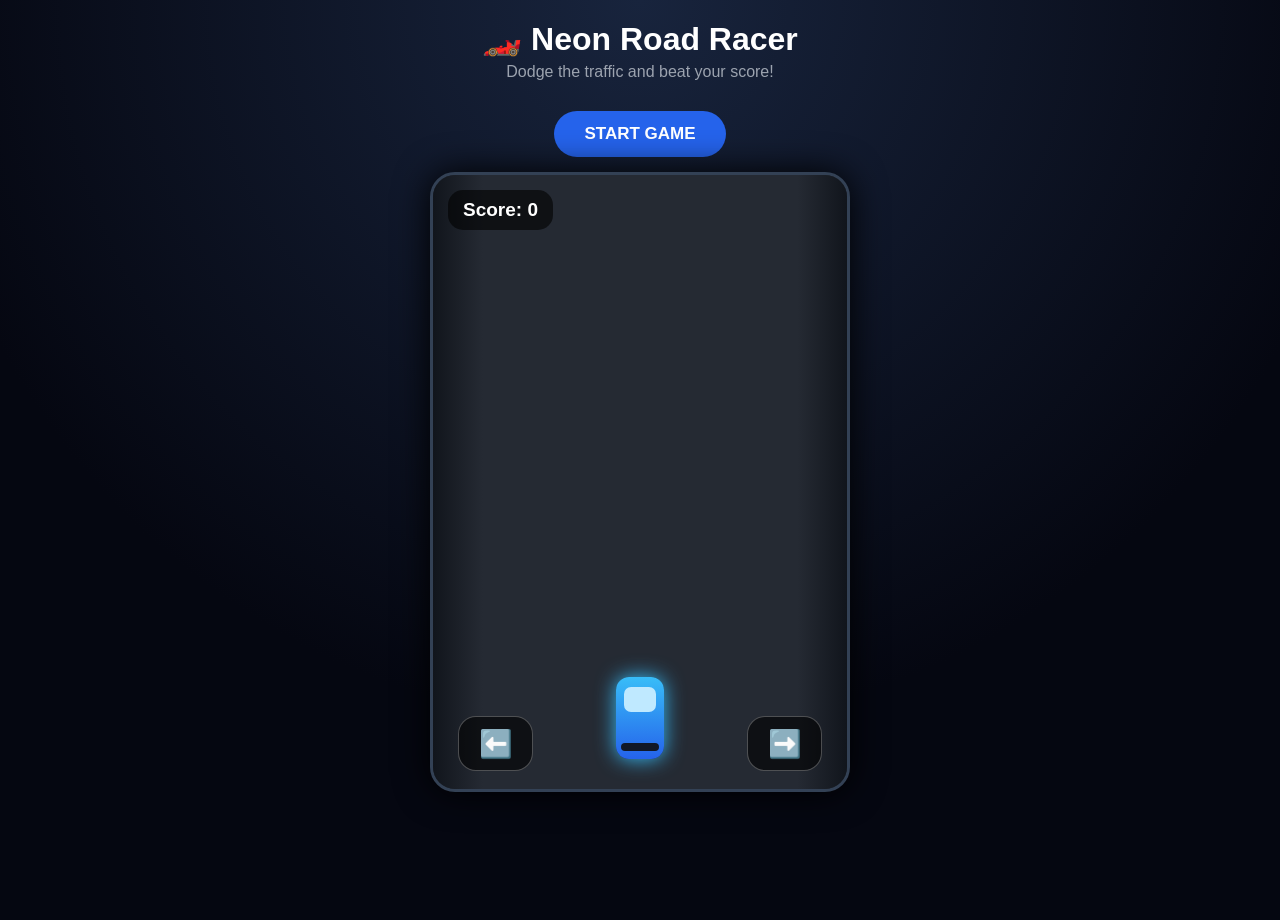
<file: index.html>
<!DOCTYPE html>
<html lang="en">
<head>
<meta charset="UTF-8">
<meta name="viewport" content="width=device-width, initial-scale=1.0">
<title>Neon Road Racer</title>

<style>
* {
  box-sizing: border-box;
  -webkit-tap-highlight-color: transparent;
}

body {
  margin: 0;
  min-height: 100vh;
  font-family: Arial, sans-serif;
  background: radial-gradient(circle at top, #18243d, #050711 65%);
  color: white;
  text-align: center;
}

h1 {
  margin: 20px 0 5px;
  font-size: 32px;
}

.subtitle {
  margin: 0 0 15px;
  color: #9ca3af;
}

#game {
  position: relative;
  width: min(94vw, 420px);
  height: 620px;
  margin: auto;
  overflow: hidden;
  border: 3px solid #334155;
  border-radius: 25px;
  background: #20242c;
  box-shadow: 0 0 35px #000;
}

#road {
  position: absolute;
  inset: 0;
  background:
    linear-gradient(90deg,
      #11151c 0%,
      #252a33 12%,
      #252a33 88%,
      #11151c 100%);
}

.lane {
  position: absolute;
  top: -100px;
  width: 7px;
  height: 80px;
  background: #f8fafc;
  opacity: .8;
}

#lane1 { left: 33%; }
#lane2 { left: 66%; }

#car, .enemy {
  position: absolute;
  width: 48px;
  height: 82px;
  border-radius: 13px;
  z-index: 5;
}

#car {
  bottom: 30px;
  left: calc(50% - 24px);
  background: linear-gradient(#38bdf8, #2563eb);
  box-shadow: 0 0 20px #38bdf8;
}

#car::before,
.enemy::before {
  content: "";
  position: absolute;
  left: 8px;
  top: 10px;
  width: 32px;
  height: 25px;
  border-radius: 7px;
  background: #bfe9ff;
}

#car::after,
.enemy::after {
  content: "";
  position: absolute;
  left: 5px;
  bottom: 8px;
  width: 38px;
  height: 8px;
  border-radius: 5px;
  background: #111827;
}

.enemy {
  background: linear-gradient(#fb7185, #dc2626);
  box-shadow: 0 0 15px #ef4444;
}

#score {
  position: absolute;
  top: 15px;
  left: 15px;
  z-index: 20;
  padding: 9px 15px;
  border-radius: 15px;
  background: #0009;
  font-size: 19px;
  font-weight: bold;
}

#start {
  margin: 15px;
  padding: 13px 30px;
  border: 0;
  border-radius: 30px;
  background: #2563eb;
  color: white;
  font-size: 17px;
  font-weight: bold;
}

#controls {
  position: absolute;
  bottom: 18px;
  left: 0;
  width: 100%;
  z-index: 30;
  display: flex;
  justify-content: space-between;
  padding: 0 25px;
}

.control {
  width: 75px;
  height: 55px;
  border: 1px solid #ffffff44;
  border-radius: 18px;
  background: #0009;
  color: white;
  font-size: 27px;
}

#gameOver {
  display: none;
  position: absolute;
  inset: 0;
  z-index: 50;
  background: #050711dd;
  align-items: center;
  justify-content: center;
  flex-direction: column;
}

#gameOver h2 {
  font-size: 40px;
  margin: 5px;
}

#finalScore {
  font-size: 22px;
  margin: 10px;
}

#restart {
  padding: 13px 28px;
  border: 0;
  border-radius: 25px;
  background: #22c55e;
  color: white;
  font-size: 17px;
  font-weight: bold;
}
</style>
</head>

<body>

<h1>🏎️ Neon Road Racer</h1>
<p class="subtitle">Dodge the traffic and beat your score!</p>

<button id="start">START GAME</button>

<div id="game">

  <div id="road"></div>

  <div class="lane" id="lane1"></div>
  <div class="lane" id="lane2"></div>

  <div id="score">Score: 0</div>

  <div id="car"></div>

  <div id="controls">
    <button class="control" id="left">⬅️</button>
    <button class="control" id="right">➡️</button>
  </div>

  <div id="gameOver">
    <h2>GAME OVER</h2>
    <div id="finalScore">Score: 0</div>
    <button id="restart">PLAY AGAIN</button>
  </div>

</div>

<script>
const game = document.getElementById("game");
const car = document.getElementById("car");
const scoreText = document.getElementById("score");

let playerX = 50;
let score = 0;
let playing = false;
let speed = 4;
let spawnTimer;
let roadTimer;

function startGame() {
  document.querySelectorAll(".enemy").forEach(e => e.remove());

  playerX = 50;
  score = 0;
  speed = 4;
  playing = true;

  car.style.left = "calc(50% - 24px)";
  scoreText.textContent = "Score: 0";

  document.getElementById("gameOver").style.display = "none";

  clearInterval(spawnTimer);
  spawnTimer = setInterval(createEnemy, 900);

  requestAnimationFrame(moveRoad);
}

function move(direction) {
  if (!playing) return;

  playerX += direction * 8;

  if (playerX < 12) playerX = 12;
  if (playerX > 88) playerX = 88;

  car.style.left = "calc(" + playerX + "% - 24px)";
}

function createEnemy() {
  if (!playing) return;

  const enemy = document.createElement("div");
  enemy.className = "enemy";

  const lanes = [22, 50, 78];
  const lane = lanes[Math.floor(Math.random() * lanes.length)];

  enemy.style.left = "calc(" + lane + "% - 24px)";
  enemy.style.top = "-90px";

  game.appendChild(enemy);

  let y = -90;

  const fall = setInterval(() => {

    if (!playing) {
      clearInterval(fall);
      enemy.remove();
      return;
    }

    y += speed;
    enemy.style.top = y + "px";

    const a = car.getBoundingClientRect();
    const b = enemy.getBoundingClientRect();

    if (
      a.left < b.right - 8 &&
      a.right > b.left + 8 &&
      a.top < b.bottom - 8 &&
      a.bottom > b.top + 8
    ) {
      clearInterval(fall);
      enemy.remove();
      endGame();
    }

    if (y > 650) {
      clearInterval(fall);
      enemy.remove();

      score++;
      scoreText.textContent = "Score: " + score;

      if (score % 10 === 0) {
        speed += 0.7;
      }
    }

  }, 30);
}

function moveRoad() {
  if (!playing) return;

  document.querySelectorAll(".lane").forEach(lane => {
    let top = parseFloat(lane.style.top || "-100");
    top += speed;

    if (top > 650) top = -100;

    lane.style.top = top + "px";
  });

  requestAnimationFrame(moveRoad);
}

function endGame() {
  playing = false;
  clearInterval(spawnTimer);

  document.getElementById("finalScore").textContent =
    "Your Score: " + score;

  document.getElementById("gameOver").style.display = "flex";
}

document.getElementById("start").onclick = startGame;
document.getElementById("restart").onclick = startGame;

document.getElementById("left").onclick = () => move(-1);
document.getElementById("right").onclick = () => move(1);

document.addEventListener("keydown", e => {
  if (e.key === "ArrowLeft") move(-1);
  if (e.key === "ArrowRight") move(1);
});
</script>

</body>
</html>
</file>
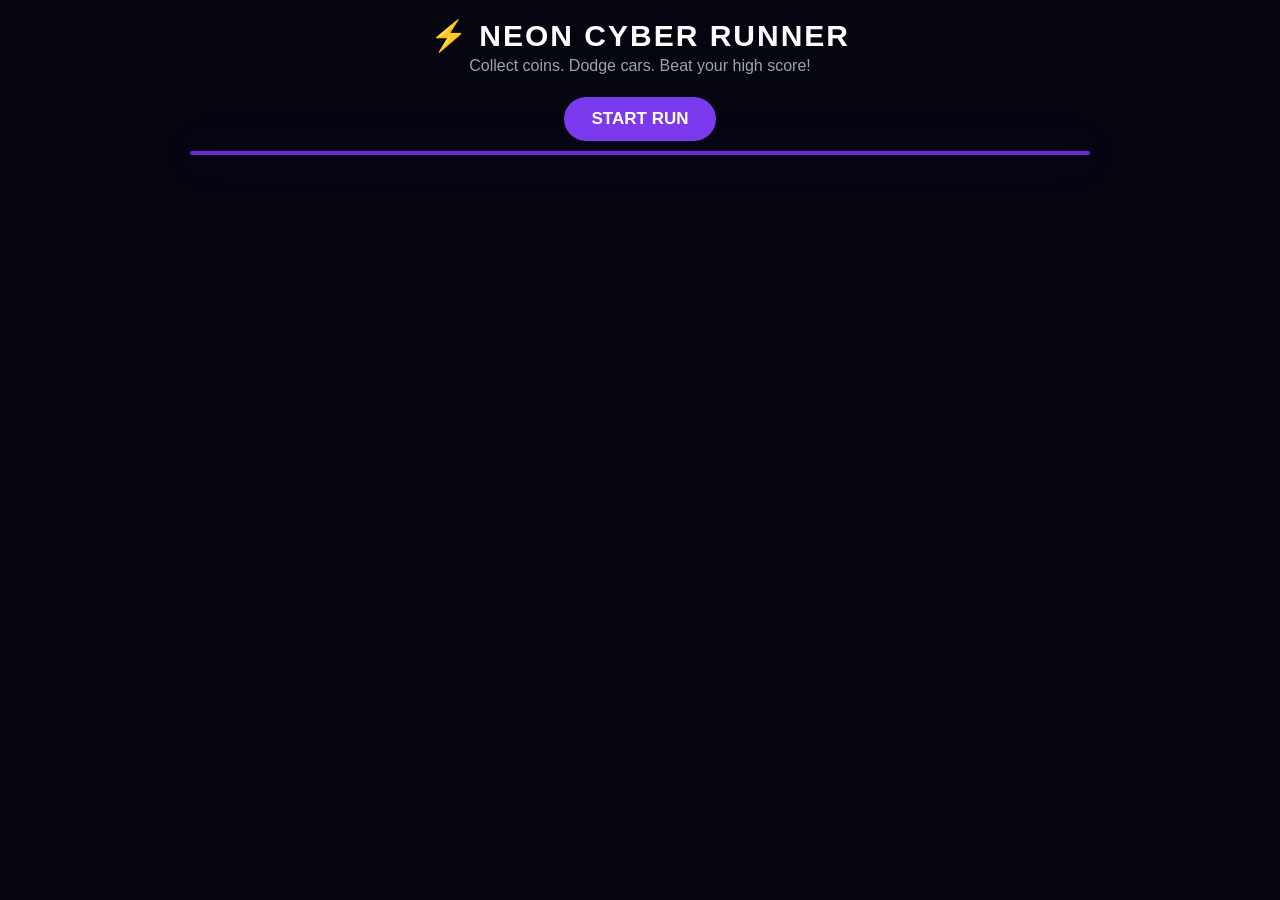
<file: cyber-runner.html>
<!DOCTYPE html>
<html lang="en">
<head>
<meta charset="UTF-8">
<meta name="viewport" content="width=device-width, initial-scale=1.0">
<title>Neon Cyber Runner</title>

<style>
*{box-sizing:border-box;-webkit-tap-highlight-color:transparent}

body{
margin:0;
background:#050510;
color:white;
font-family:Arial,sans-serif;
text-align:center;
overflow:hidden
}

h1{
margin:18px 0 4px;
font-size:30px;
letter-spacing:2px
}

p{
margin:0 0 12px;
color:#9ca3af
}

#start,#restart{
border:0;
border-radius:25px;
padding:12px 28px;
font-size:17px;
font-weight:bold;
background:#7c3aed;
color:white;
margin:10px
}

#game{
position:relative;
width:min(96vw,900px);
height:(70vh,750px);
margin:auto;
overflow:hidden;
border:2px solid #6d28d9;
border-radius:24px;
background:
linear-gradient(#080014,#16002d 45%,#050510);
box-shadow:0 0 35px #7c3aed55
}

/* CITY */
#city{
position:absolute;
bottom:0;
width:100%;
height:38%;
background:
linear-gradient(90deg,
#111827 8%,transparent 8%,
transparent 17%,#1f2937 17%,
#1f2937 29%,transparent 29%,
transparent 40%,#111827 40%,
#111827 54%,transparent 54%,
transparent 65%,#1f2937 65%,
#1f2937 82%,transparent 82%);
opacity:.9
}

/* ROAD */
#road{
position:absolute;
bottom:0;
left:2%;
width:96%;
height:85%;
background:#151922;
border-left:4px solid #a855f7;
border-right:4px solid #22d3ee;
transform:perspective(400px) rotateX(8deg)
}

/* ROAD LINES */
#road:before{
content:"";
position:absolute;
left:50%;
top:-20px;
width:6px;
height:110%;
transform:translateX(-50%);
background:repeating-linear-gradient(
to bottom,
#ffffff 0px,
#ffffff 55px,
transparent 55px,
transparent 105px
);
opacity:.65
}

/* ================= CAR ================= */

.car{
position:absolute;
width:52px;
height:82px;
border-radius:16px 16px 10px 10px;
z-index:10;
box-shadow:0 0 20px #00eaff;
}

/* windshield */
.car:before{
content:"";
position:absolute;
top:12px;
left:8px;
width:36px;
height:25px;
border-radius:9px 9px 5px 5px;
background:linear-gradient(
135deg,
#dffaff,
#3b82f6 55%,
#111827
);
border:2px solid #94a3b8
}

/* bumper */
.car:after{
content:"";
position:absolute;
bottom:8px;
left:6px;
width:40px;
height:9px;
border-radius:5px;
background:#111827;
box-shadow:
0 0 8px #ef4444,
inset 0 0 4px #475569
}

/* WHEELS */
.wheel{
position:absolute;
width:9px;
height:22px;
background:#050505;
border-radius:5px;
top:30px;
z-index:-1;
box-shadow:inset 0 0 3px #777
}

.wheel.left{
left:-7px
}

.wheel.right{
right:-7px
}

/* HEADLIGHTS */
.light{
position:absolute;
width:9px;
height:6px;
background:#fff;
border-radius:4px;
top:5px;
box-shadow:0 0 12px #fff
}

.light.left{
left:7px
}

.light.right{
right:7px
}

/* PLAYER CAR */
#player{
bottom:55px;
left:calc(50% - 26px);
background:linear-gradient(
90deg,
#06b6d4,
#2563eb,
#1d4ed8
);
border:2px solid #67e8f9
}

#player .light{
background:#e0f2fe
}

/* ENEMY CAR */
.enemy{
background:linear-gradient(
90deg,
#ef4444,
#991b1b,
#450a0a
);
border:2px solid #fb7185;
box-shadow:0 0 20px #ef4444;
}

.enemy .light{
background:#fecaca;
box-shadow:0 0 10px #fecaca
}

/* COIN */
.coin{
position:absolute;
width:28px;
height:28px;
border:4px solid #facc15;
border-radius:50%;
box-shadow:0 0 18px #facc15;
z-index:8
}

/* SCORE */
#score{
position:absolute;
top:14px;
left:14px;
z-index:20;
padding:9px 14px;
border-radius:14px;
background:#000b;
font-weight:bold;
font-size:18px
}

/* CONTROLS */
#controls{
position:absolute;
bottom:15px;
width:100%;
z-index:30;
display:flex;
justify-content:space-between;
padding:0 18px
}

.control{
width:75px;
height:55px;
border:1px solid #ffffff44;
border-radius:18px;
background:#000b;
color:white;
font-size:27px
}

/* GAME OVER */
#over{
display:none;
position:absolute;
inset:0;
z-index:50;
background:#050510ee;
align-items:center;
justify-content:center;
flex-direction:column
}

#over h2{
font-size:38px;
margin:5px
}

#final{
font-size:21px;
margin:10px
}
</style>
</head>

<body>

<h1>⚡ NEON CYBER RUNNER</h1>
<p>Collect coins. Dodge cars. Beat your high score!</p>

<button id="start">START RUN</button>

<div id="game">

<div id="city"></div>
<div id="road"></div>

<div id="score">⭐ 0</div>

<!-- PLAYER CAR -->
<div id="player" class="car">
<div class="wheel left"></div>
<div class="wheel right"></div>
<div class="light left"></div>
<div class="light right"></div>
</div>

<div id="controls">
<button class="control" id="left">⬅️</button>
<button class="control" id="right">➡️</button>
</div>

<div id="over">
<h2>GAME OVER</h2>
<div id="final">Your Score: 0</div>
<button id="restart">RESTART</button>
</div>

</div>

<script>

const game=document.getElementById("game");
const player=document.getElementById("player");
const scoreBox=document.getElementById("score");

let x=50;
let score=0;
let playing=false;
let speed=4;
let spawn;

function start(){

document.querySelectorAll(".coin,.enemy").forEach(e=>e.remove());

x=50;
score=0;
speed=4;
playing=true;

player.style.left="calc(50% - 26px)";
scoreBox.textContent="⭐ 0";

document.getElementById("over").style.display="none";

clearInterval(spawn);
spawn=setInterval(createObject,700);

}

function move(dir){

if(!playing)return;

x+=dir*8;

if(x<20)x=20;
if(x>80)x=80;

player.style.left="calc("+x+"% - 26px)";

}

function createObject(){

if(!playing)return;

const isCoin=Math.random()<0.5;

if(isCoin){

const coin=document.createElement("div");

coin.className="coin";

const lanes=[25,50,75];
const lane=lanes[Math.floor(Math.random()*lanes.length)];

coin.style.left="calc("+lane+"% - 14px)";
coin.style.top="-40px";

game.appendChild(coin);

fallObject(coin,true);

}else{

const car=document.createElement("div");

car.className="enemy car";

car.innerHTML=`
<div class="wheel left"></div>
<div class="wheel right"></div>
<div class="light left"></div>
<div class="light right"></div>
`;

const lanes=[25,50,75];
const lane=lanes[Math.floor(Math.random()*lanes.length)];

car.style.left="calc("+lane+"% - 26px)";
car.style.top="-90px";

game.appendChild(car);

fallObject(car,false);

}

}

function fallObject(obj,isCoin){

let y=-90;

const fall=setInterval(()=>{

if(!playing){

clearInterval(fall);
obj.remove();
return;

}

y+=speed;
obj.style.top=y+"px";

const a=player.getBoundingClientRect();
const b=obj.getBoundingClientRect();

if(
a.left<b.right &&
a.right>b.left &&
a.top<b.bottom &&
a.bottom>b.top
){

clearInterval(fall);

if(isCoin){

score++;

scoreBox.textContent="⭐ "+score;

obj.remove();

if(score%5===0){
speed+=0.5;
}

}else{

obj.remove();
gameOver();

}

}

if(y>650){

clearInterval(fall);
obj.remove();

}

},30);

}

function gameOver(){

playing=false;

clearInterval(spawn);

document.getElementById("final").textContent=
"Your Score: "+score;

document.getElementById("over").style.display="flex";

}

document.getElementById("start").onclick=start;

document.getElementById("restart").onclick=start;

document.getElementById("left").onclick=()=>move(-1);

document.getElementById("right").onclick=()=>move(1);

document.addEventListener("keydown",e=>{

if(e.key==="ArrowLeft")move(-1);

if(e.key==="ArrowRight")move(1);

});

</script>

</body>
</html>
</file>
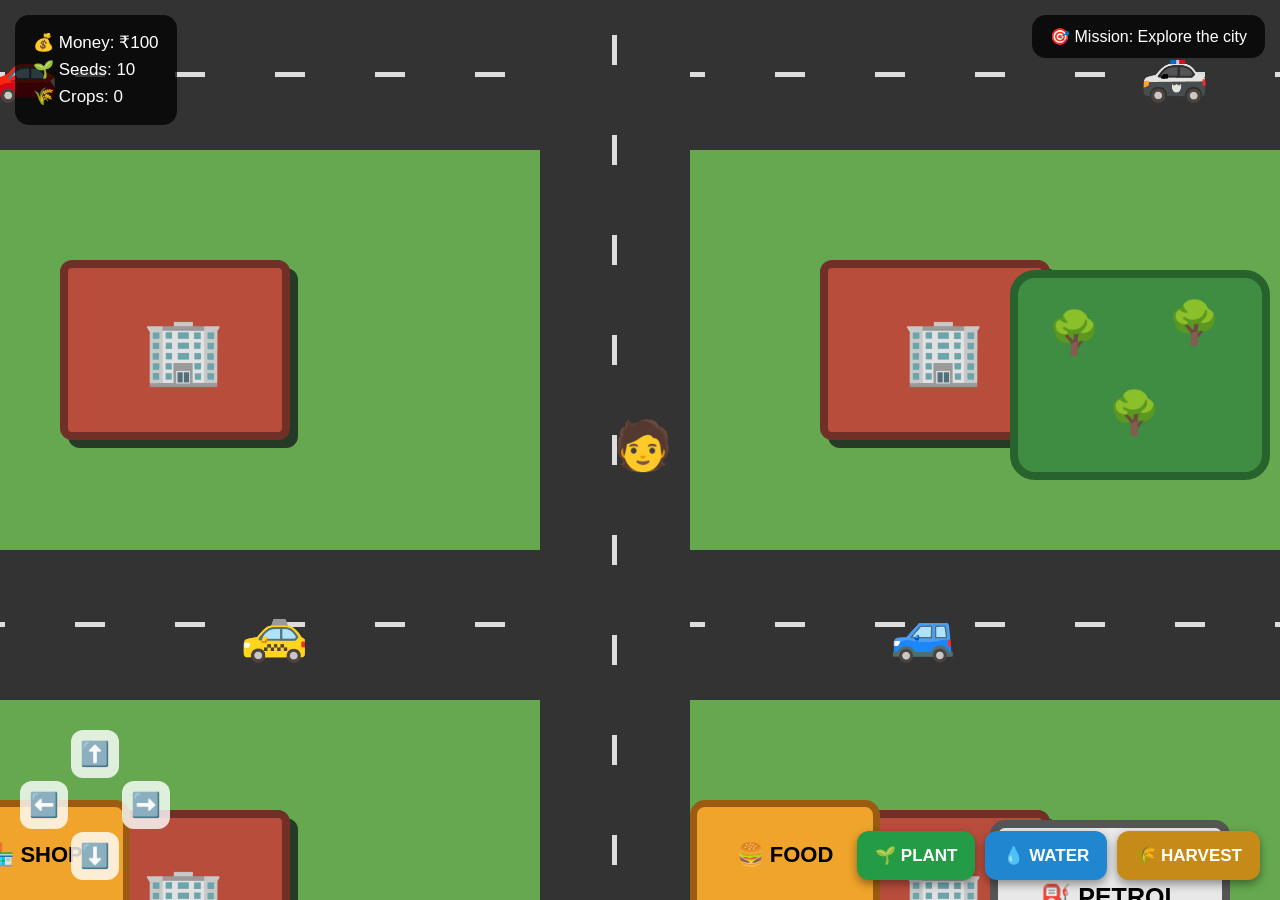
<file: gta-mini.html>
<!DOCTYPE html>
<html lang="en">
<head>
<meta charset="UTF-8">
<meta name="viewport" content="width=device-width, initial-scale=1.0">
<title>GTA Mini - Farming Edition</title>

<style>
*{
  box-sizing:border-box;
  margin:0;
  padding:0;
}

body{
  overflow:hidden;
  background:#111;
  font-family:Arial,sans-serif;
}

#game{
  width:100vw;
  height:100vh;
  overflow:hidden;
  position:relative;
  background:#222;
}

#world{
  position:absolute;
  width:2400px;
  height:1800px;
  background:#65a84f;
  transition:transform .08s linear;
}

/* ROADS */
.road{
  position:absolute;
  background:#333;
}

.h1{left:0;top:300px;width:2400px;height:150px;}
.h2{left:0;top:850px;width:2400px;height:150px;}
.h3{left:0;top:1400px;width:2400px;height:150px;}

.v1{left:350px;top:0;width:150px;height:1800px;}
.v2{left:1100px;top:0;width:150px;height:1800px;}
.v3{left:1850px;top:0;width:150px;height:1800px;}

.road:after{
  content:"";
  position:absolute;
  background:repeating-linear-gradient(
    90deg,
    transparent 0 35px,
    #ddd 35px 65px,
    transparent 65px 100px
  );
}

.h1:after,
.h2:after,
.h3:after{
  width:100%;
  height:5px;
  top:72px;
  left:0;
}

.v1:after,
.v2:after,
.v3:after{
  width:5px;
  height:100%;
  left:72px;
  top:0;
  background:repeating-linear-gradient(
    0deg,
    transparent 0 35px,
    #ddd 35px 65px,
    transparent 65px 100px
  );
}

/* BUILDINGS */
.building{
  position:absolute;
  width:230px;
  height:180px;
  background:#b94d3c;
  border:8px solid #703027;
  border-radius:12px;
  box-shadow:8px 8px 0 #263b26;
}

.building:before{
  content:"🏢";
  position:absolute;
  font-size:65px;
  left:75px;
  top:45px;
}

.b1{left:70px;top:60px;}
.b2{left:620px;top:60px;}
.b3{left:1380px;top:60px;}
.b4{left:2050px;top:60px;}

.b5{left:620px;top:560px;}
.b6{left:1380px;top:560px;}
.b7{left:2050px;top:560px;}

.b8{left:70px;top:1110px;}
.b9{left:620px;top:1110px;}
.b10{left:1380px;top:1110px;}
.b11{left:2050px;top:1110px;}

.b12{left:620px;top:1600px;}

/* PARKS */
.park{
  position:absolute;
  width:260px;
  height:210px;
  background:#3e8d43;
  border:8px solid #28632e;
  border-radius:25px;
}

.p1{left:155px;top:570px;}
.p2{left:1570px;top:570px;}

.tree{
  position:absolute;
  font-size:42px;
}

/* SHOPS */
.shop{
  position:absolute;
  width:190px;
  height:120px;
  background:#f0a42b;
  border:7px solid #9b5b12;
  border-radius:15px;
  text-align:center;
  padding-top:35px;
  font-size:22px;
  font-weight:bold;
}

.shop1{left:500px;top:1100px;}
.shop2{left:1250px;top:1100px;}
.shop3{left:1970px;top:850px;}
.shop4{left:60px;top:850px;}

/* PETROL */
.petrol{
  position:absolute;
  left:1550px;
  top:1120px;
  width:240px;
  height:170px;
  background:#e8e8e8;
  border:8px solid #555;
  border-radius:15px;
  text-align:center;
  padding-top:55px;
  font-size:25px;
  font-weight:bold;
}

/* CARS */
.car{
  position:absolute;
  font-size:55px;
}

.car1{left:550px;top:340px;}
.car2{left:800px;top:900px;}
.car3{left:1450px;top:900px;}
.car4{left:1700px;top:340px;}
.car5{left:2000px;top:900px;}
.car6{left:800px;top:1450px;}
.car7{left:1450px;top:1450px;}
.car8{left:2000px;top:1450px;}

/* FARM */
.farm{
  position:absolute;
  left:70px;
  top:1550px;
  width:480px;
  height:220px;
  background:#6b4b2a;
  border:8px solid #3b2918;
  border-radius:20px;
  padding:15px;
}

.farm-title{
  color:white;
  font-size:22px;
  font-weight:bold;
  text-align:center;
  margin-bottom:10px;
}

.field{
  position:absolute;
  background:#8b5a2b;
  border:4px solid #4d321b;
  border-radius:10px;
}

.field1{
  width:180px;
  height:70px;
  left:15px;
  top:55px;
}

.field2{
  width:180px;
  height:70px;
  left:210px;
  top:55px;
}

.field3{
  width:375px;
  height:70px;
  left:15px;
  bottom:12px;
}

.field::after{
  content:"🌱 🌱 🌱";
  position:absolute;
  font-size:20px;
  left:20px;
  top:18px;
}

.barn{
  position:absolute;
  right:20px;
  bottom:145px;
  font-size:45px;
}

.tractor{
  position:absolute;
  right:20px;
  bottom:5px;
  font-size:45px;
}

/* PLAYER */
#player{
  position:absolute;
  width:55px;
  height:65px;
  font-size:48px;
  z-index:20;
  transform:translate(-50%,-50%);
}

/* HUD */
#hud{
  position:fixed;
  top:15px;
  left:15px;
  z-index:100;
  background:rgba(0,0,0,.75);
  color:white;
  padding:14px 18px;
  border-radius:14px;
  font-size:17px;
  line-height:1.6;
}

#mission{
  position:fixed;
  top:15px;
  right:15px;
  z-index:100;
  background:rgba(0,0,0,.75);
  color:white;
  padding:12px 18px;
  border-radius:14px;
}

/* FARM BUTTONS */
#farmControls{
  position:fixed;
  bottom:20px;
  right:20px;
  z-index:200;
  display:flex;
  gap:10px;
}

.farmBtn{
  border:0;
  padding:14px 18px;
  border-radius:12px;
  font-size:17px;
  font-weight:bold;
  color:white;
  background:#249b45;
  box-shadow:0 4px 10px #0006;
}

#waterBtn{
  background:#2186d0;
}

#harvestBtn{
  background:#c68a18;
}

/* MOBILE CONTROLS */
#controls{
  position:fixed;
  bottom:20px;
  left:20px;
  z-index:200;
  width:150px;
  height:150px;
}

.ctrl{
  position:absolute;
  width:48px;
  height:48px;
  border:0;
  border-radius:12px;
  background:#ffffffcc;
  font-size:24px;
  font-weight:bold;
}

.up{left:51px;top:0;}
.down{left:51px;bottom:0;}
.left{left:0;top:51px;}
.right{right:0;top:51px;}

@media(max-width:600px){
  #hud{
    font-size:13px;
    padding:8px 10px;
  }

  #mission{
    font-size:13px;
    padding:8px 10px;
  }

  #farmControls{
    right:10px;
    bottom:10px;
    flex-direction:column;
  }

  .farmBtn{
    padding:10px 14px;
    font-size:14px;
  }
}
</style>
</head>

<body>

<div id="game">

  <div id="world">

    <!-- ROADS -->
    <div class="road h1"></div>
    <div class="road h2"></div>
    <div class="road h3"></div>

    <div class="road v1"></div>
    <div class="road v2"></div>
    <div class="road v3"></div>

    <!-- BUILDINGS -->
    <div class="building b1"></div>
    <div class="building b2"></div>
    <div class="building b3"></div>
    <div class="building b4"></div>
    <div class="building b5"></div>
    <div class="building b6"></div>
    <div class="building b7"></div>
    <div class="building b8"></div>
    <div class="building b9"></div>
    <div class="building b10"></div>
    <div class="building b11"></div>
    <div class="building b12"></div>

    <!-- PARKS -->
    <div class="park p1">
      <span class="tree" style="left:30px;top:30px">🌳</span>
      <span class="tree" style="left:150px;top:20px">🌳</span>
      <span class="tree" style="left:90px;top:110px">🌳</span>
    </div>

    <div class="park p2">
      <span class="tree" style="left:30px;top:30px">🌳</span>
      <span class="tree" style="left:150px;top:20px">🌳</span>
      <span class="tree" style="left:90px;top:110px">🌳</span>
    </div>

    <!-- SHOPS -->
    <div class="shop shop1">🏪 SHOP</div>
    <div class="shop shop2">🍔 FOOD</div>
    <div class="shop shop3">🔧 GARAGE</div>
    <div class="shop shop4">🏥 HOSPITAL</div>

    <!-- PETROL -->
    <div class="petrol">⛽ PETROL</div>

    <!-- CARS -->
    <div class="car car1">🚗</div>
    <div class="car car2">🚕</div>
    <div class="car car3">🚙</div>
    <div class="car car4">🚓</div>
    <div class="car car5">🚗</div>
    <div class="car car6">🚕</div>
    <div class="car car7">🚙</div>
    <div class="car car8">🚓</div>

    <!-- FARM -->
    <div class="farm">

      <div class="farm-title" id="farmTitle">
        🌾 FARM | Seeds: 10 | Crops: 0
      </div>

      <div class="field field1"></div>
      <div class="field field2"></div>
      <div class="field field3"></div>

      <div class="barn">🏠</div>
      <div class="tractor">🚜</div>

    </div>

    <!-- PLAYER -->
    <div id="player">🧑</div>

  </div>

</div>

<!-- HUD -->
<div id="hud">
  💰 Money: ₹<span id="money">100</span><br>
  🌱 Seeds: <span id="seeds">10</span><br>
  🌾 Crops: <span id="crops">0</span>
</div>

<div id="mission">
  🎯 Mission: Explore the city
</div>

<!-- FARM BUTTONS -->
<div id="farmControls">
  <button class="farmBtn" onclick="plantCrop()">🌱 PLANT</button>
  <button class="farmBtn" id="waterBtn" onclick="waterCrop()">💧 WATER</button>
  <button class="farmBtn" id="harvestBtn" onclick="harvestCrop()">🌾 HARVEST</button>
</div>

<!-- MOBILE CONTROLS -->
<div id="controls">

  <button class="ctrl up" onclick="move(0,-1)">⬆️</button>
  <button class="ctrl down" onclick="move(0,1)">⬇️</button>
  <button class="ctrl left" onclick="move(-1,0)">⬅️</button>
  <button class="ctrl right" onclick="move(1,0)">➡️</button>

</div>

<script>

/* =========================
   PLAYER MOVEMENT
========================= */

const player = document.getElementById("player");
const world = document.getElementById("world");

let playerX = 1200;
let playerY = 750;

const speed = 7;

let keys = {};

document.addEventListener("keydown", function(e){
  keys[e.key] = true;
});

document.addEventListener("keyup", function(e){
  keys[e.key] = false;
});

function move(dx,dy){
  playerX += dx * speed * 4;
  playerY += dy * speed * 4;

  limitPlayer();
  updateGame();
}

function limitPlayer(){
  playerX = Math.max(30, Math.min(2370, playerX));
  playerY = Math.max(30, Math.min(1770, playerY));
}

function updateGame(){

  player.style.left = playerX + "px";
  player.style.top = playerY + "px";

  let cameraX = window.innerWidth / 2 - playerX;
  let cameraY = window.innerHeight / 2 - playerY;

  cameraX = Math.min(0, Math.max(window.innerWidth - 2400, cameraX));
  cameraY = Math.min(0, Math.max(window.innerHeight - 1800, cameraY));

  world.style.transform =
    `translate(${cameraX}px,${cameraY}px)`;
}

function gameLoop(){

  if(keys["ArrowUp"] || keys["w"]){
    playerY -= speed;
  }

  if(keys["ArrowDown"] || keys["s"]){
    playerY += speed;
  }

  if(keys["ArrowLeft"] || keys["a"]){
    playerX -= speed;
  }

  if(keys["ArrowRight"] || keys["d"]){
    playerX += speed;
  }

  limitPlayer();
  updateGame();

  requestAnimationFrame(gameLoop);
}

updateGame();
gameLoop();


/* =========================
   FARMING SYSTEM
========================= */

let seeds = 10;
let crops = 0;
let watered = false;
let money = 100;

const seedDisplay = document.getElementById("seeds");
const cropDisplay = document.getElementById("crops");
const moneyDisplay = document.getElementById("money");
const farmTitle = document.getElementById("farmTitle");

function updateFarm(){

  seedDisplay.innerText = seeds;
  cropDisplay.innerText = crops;
  moneyDisplay.innerText = money;

  farmTitle.innerText =
    `🌾 FARM | Seeds: ${seeds} | Crops: ${crops}`;
}


/* PLANT */

function plantCrop(){

  if(seeds <= 0){
    alert("❌ Seeds khatam ho gaye!");
    return;
  }

  seeds--;
  crops++;

  watered = false;

  document.getElementById("mission").innerText =
    "🌱 Crop planted! Now water it 💧";

  updateFarm();
}


/* WATER */

function waterCrop(){

  if(crops <= 0){
    alert("🌱 Pehla crop plant karo!");
    return;
  }

  watered = true;

  document.getElementById("mission").innerText =
    "💧 Crop watered! Harvest it 🌾";

  alert("💧 Crop nu paani mil gaya!");
}


/* HARVEST */

function harvestCrop(){

  if(crops <= 0){
    alert("❌ Harvest karan layi crop nahi hai!");
    return;
  }

  if(!watered){
    alert("💧 Pehla crop nu water karo!");
    return;
  }

  crops--;

  let reward = 25;

  money += reward;

  document.getElementById("mission").innerText =
    `💰 Crop sold! +₹${reward}`;

  alert(`🌾 Harvest successful!\n💰 You earned ₹${reward}`);

  updateFarm();
}


/* =========================
   TOUCH HOLD CONTROLS
========================= */

let interval;

function startMove(dx,dy){

  clearInterval(interval);

  interval = setInterval(function(){

    playerX += dx * speed;
    playerY += dy * speed;

    limitPlayer();
    updateGame();

  },30);
}

function stopMove(){
  clearInterval(interval);
}


/* DESKTOP + MOBILE */

document.querySelector(".up").addEventListener(
  "touchstart",
  ()=>startMove(0,-1)
);

document.querySelector(".down").addEventListener(
  "touchstart",
  ()=>startMove(0,1)
);

document.querySelector(".left").addEventListener(
  "touchstart",
  ()=>startMove(-1,0)
);

document.querySelector(".right").addEventListener(
  "touchstart",
  ()=>startMove(1,0)
);

document.querySelectorAll(".ctrl").forEach(btn => {

  btn.addEventListener("touchend",stopMove);
  btn.addEventListener("mouseup",stopMove);

});


/* =========================
   RESIZE
========================= */

window.addEventListener("resize",updateGame);

</script>

</body>
</html>
</file>
